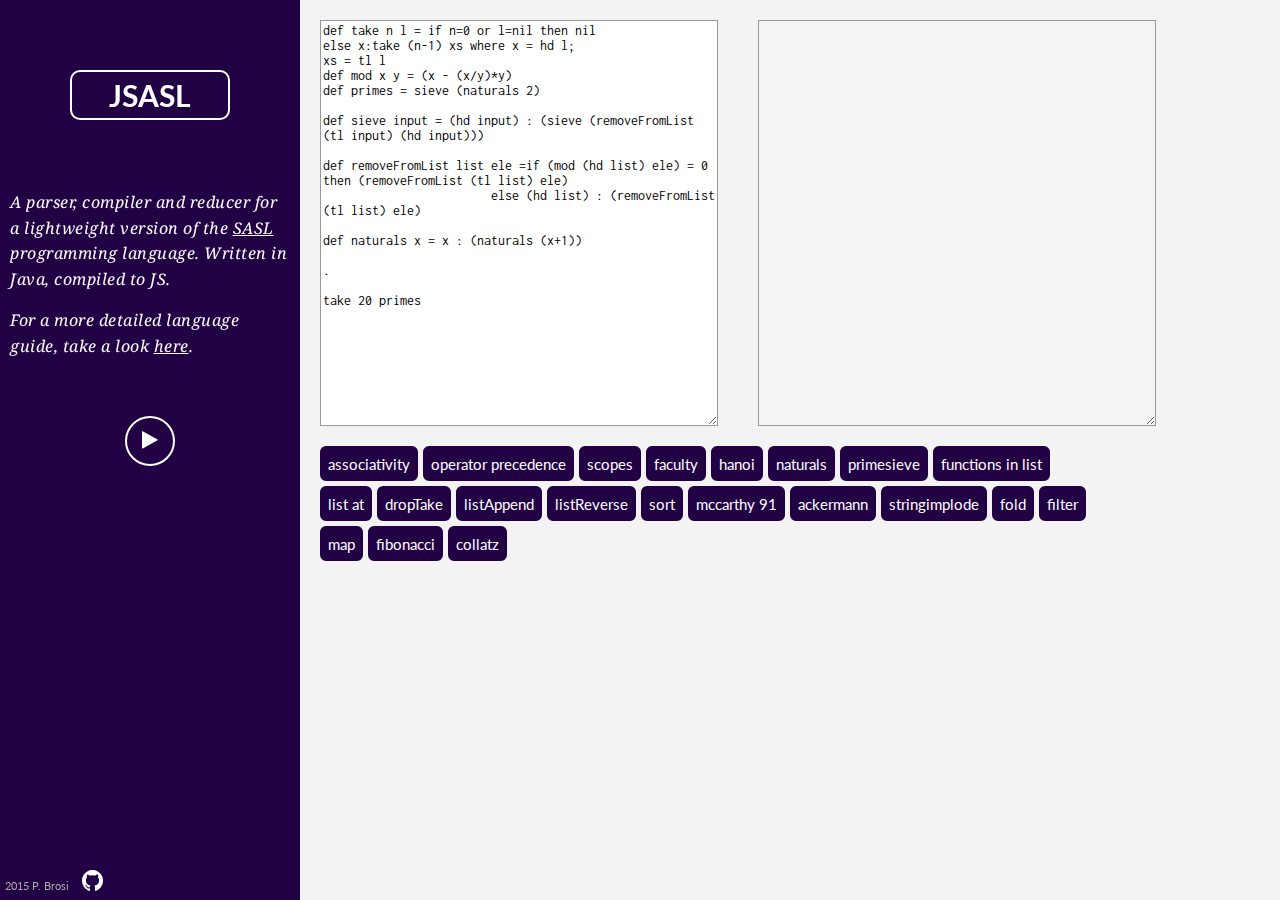
<file: example/index.html>
<!doctype html>
<html>
  <head>
    <meta http-equiv="content-type" content="text/html; charset=UTF-8">
    <script type="text/javascript" language="javascript" src="saslcompiler.min.js"></script>
    <link rel="stylesheet" type="text/css" href="style.css">
    <link href='http://fonts.googleapis.com/css?family=Lato:400,700,900|Inconsolata|Droid+Serif:400,400italic' rel='stylesheet' type='text/css'>
    <link rel="stylesheet" href="http://maxcdn.bootstrapcdn.com/font-awesome/4.3.0/css/font-awesome.min.css">
    <script type="text/javascript" src='script.js' language="javascript"></script>
    <title>SASLCompiler</title>
  </head>
  <body>
  <div id='left'>
    <a id='title' href='http://patrickbrosi.de/jsasl' id='title'>
      JSASL
    </a>
    <div id='desc'>
      A parser, compiler and reducer for a lightweight version of the <a href = "http://en.wikipedia.org/wiki/SASL_(programming_language)">SASL</a> programming language. Written in Java, compiled to JS.</p><p>For a more detailed language guide, take a look <a href = "manual.html">here</a>.</p>
    </div>
    <div id='buttons'>
    	<button onclick='eval("texta", "textaresult", "cancelbut", "evalbut")' class="evalbutton" id="evalbut" type="button"><i class="fa fa-play"></i></button>
	    <button onclick='cancel()' style="display:none" id="cancelbut" class="cancelbutton" type="button"><i class="fa fa-close"></i></button>
	  </div>
	  <div id='impr'>
      2015 P. Brosi
      <a id="github" href="https://github.com/patrickbr/JSASL"><i class="fa fa-github"></i></a>
    </div>
  </div>
  <div id='right'>
	  <textarea id="texta"></textarea>
	  <textarea id="textaresult" disabled></textarea>
	  <div id='loadbuttons'>
	    <button onclick='load("associativity")' type="button">associativity</button>
            <button onclick='load("operator precedence")' type="button">operator precedence</button>
	    <button onclick='load("scopes")' type="button">scopes</button>
	    <button onclick='load("faculty")' type="button">faculty</button>
	    <button onclick='load("hanoi")' type="button">hanoi</button>
	    <button onclick='load("naturals")' type="button">naturals</button>
	    <button onclick='load("primesieve")' type="button">primesieve</button>
	    <button onclick='load("funcInLine")' type="button">functions in list</button>
	    <button onclick='load("listat")' type="button">list at</button>
	    <button onclick='load("dropTake")' type="button">dropTake</button>
	    <button onclick='load("append")' type="button">listAppend</button>
	    <button onclick='load("reverse")' type="button">listReverse</button>
	    <button onclick='load("sort")' type="button">sort</button>
	    <button onclick='load("mccarthy")' type="button">mccarthy 91</button>
	    <button onclick='load("ackermann")' type="button">ackermann</button>
	    <button onclick='load("stringimplode")' type="button">stringimplode</button>
	    <button onclick='load("fold")' type="button">fold</button>
	    <button onclick='load("filter")' type="button">filter</button>
	    <button onclick='load("map")' type="button">map</button>
	    <button onclick='load("fibonacci")' type="button">fibonacci</button>
            <button onclick='load("collatz")' type="button">collatz</button>
        </div>
	  <div style="clear:both"></div>
	</div>
	<div id="msg" style="display:none">
	  <div id="msgInner"></div>
	  <button onclick='hideMsg()' type="button"><i class="fa fa-check"></i></button>
	</div>
  </body>
</html>
</file>
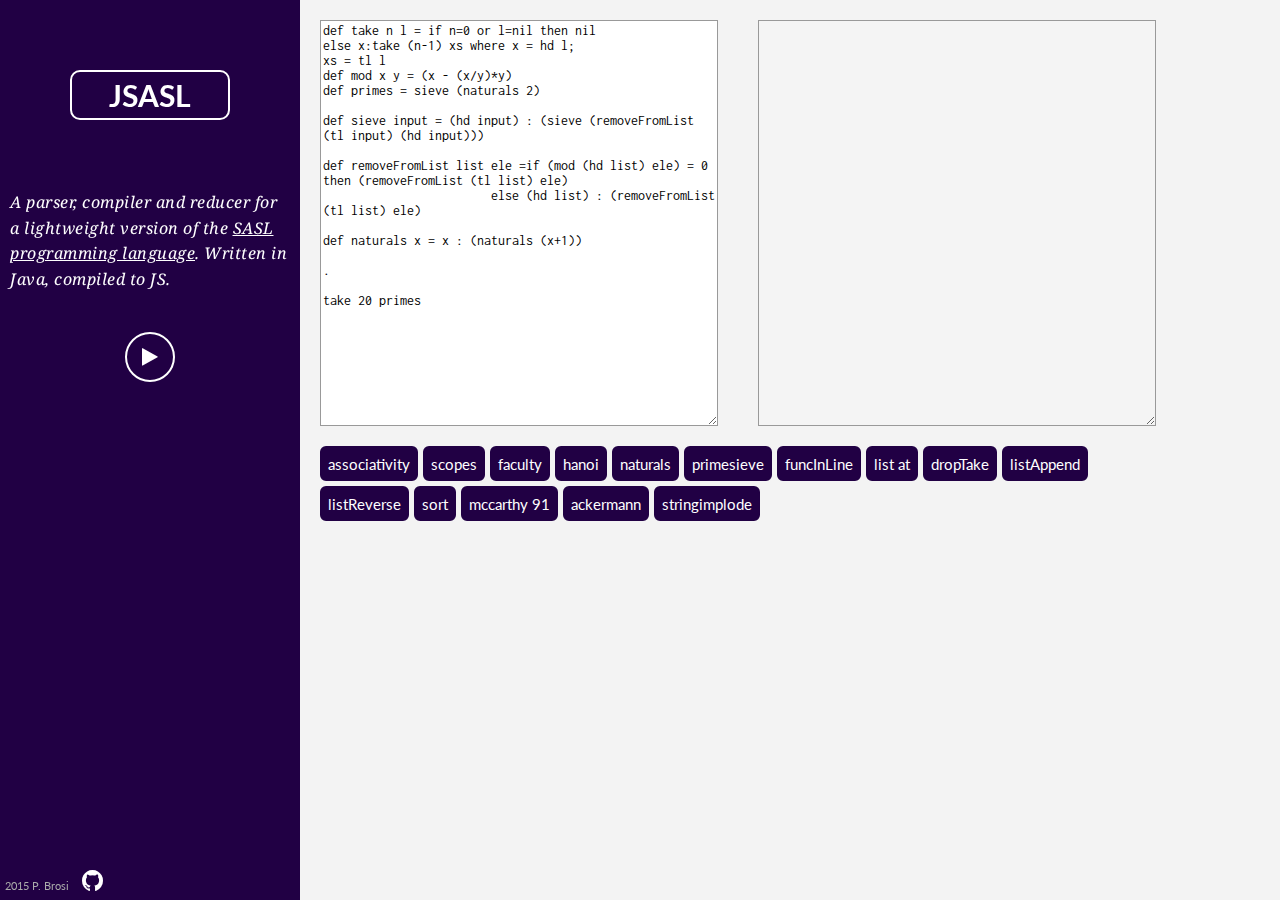
<file: example/compiler.html>
<!doctype html>
<html>
  <head>
    <meta http-equiv="content-type" content="text/html; charset=UTF-8">
    <script type="text/javascript" language="javascript" src="saslcompiler.min.js"></script>
    <link rel="stylesheet" type="text/css" href="style.css">
    <link href='http://fonts.googleapis.com/css?family=Lato:400,700,900|Inconsolata|Droid+Serif:400,400italic' rel='stylesheet' type='text/css'>
    <link rel="stylesheet" href="http://maxcdn.bootstrapcdn.com/font-awesome/4.3.0/css/font-awesome.min.css">
    <script type="text/javascript" src='script.js' language="javascript"></script>
    <title>SASLCompiler</title>
  </head>
  <body>
  <div id='left'>
    <div id='title'>
      JSASL
    </div>
    <div id='desc'>
      A parser, compiler and reducer for a lightweight version of the <a href = "http://en.wikipedia.org/wiki/SASL_(programming_language)">SASL programming language</a>. Written in Java, compiled to JS.
    </div>
    <div id='buttons'>
    	<button onclick='eval()' id="evalbut" type="button"><i class="fa fa-play"></i></button>
	    <button onclick='cancel()' style="display:none" id="cancelbut" type="button"><i class="fa fa-close"></i></button>
	  </div>
	  <div id='impr'>
      2015 P. Brosi
      <a id="github" href="https://github.com/patrickbr/JSASL"><i class="fa fa-github"></i></a>
    </div>
  </div>
  <div id='right'>
	  <textarea id="texta"></textarea>
	  <textarea id="textaresult" disabled></textarea>
	  <div id='loadbuttons'>
	    <button onclick='load("associativity")' type="button">associativity</button>
	    <button onclick='load("scopes")' type="button">scopes</button>
	    <button onclick='load("faculty")' type="button">faculty</button>
	    <button onclick='load("hanoi")' type="button">hanoi</button>
	    <button onclick='load("naturals")' type="button">naturals</button>
	    <button onclick='load("primesieve")' type="button">primesieve</button>
	    <button onclick='load("funcInLine")' type="button">funcInLine</button>
	    <button onclick='load("listat")' type="button">list at</button>
	    <button onclick='load("dropTake")' type="button">dropTake</button>
	    <button onclick='load("append")' type="button">listAppend</button>
	    <button onclick='load("reverse")' type="button">listReverse</button>
	    <button onclick='load("sort")' type="button">sort</button>
	    <button onclick='load("mccarthy")' type="button">mccarthy 91</button>
	    <button onclick='load("ackermann")' type="button">ackermann</button>
	    <button onclick='load("stringimplode")' type="button">stringimplode</button>
	  </div>
	  <div style="clear:both"></div>
	</div>
	<div id="msg" style="display:none">
	  <div id="msgInner"></div>
	  <button onclick='hideMsg()' type="button"><i class="fa fa-check"></i></button>
	</div>
  </body>
</html>
</file>
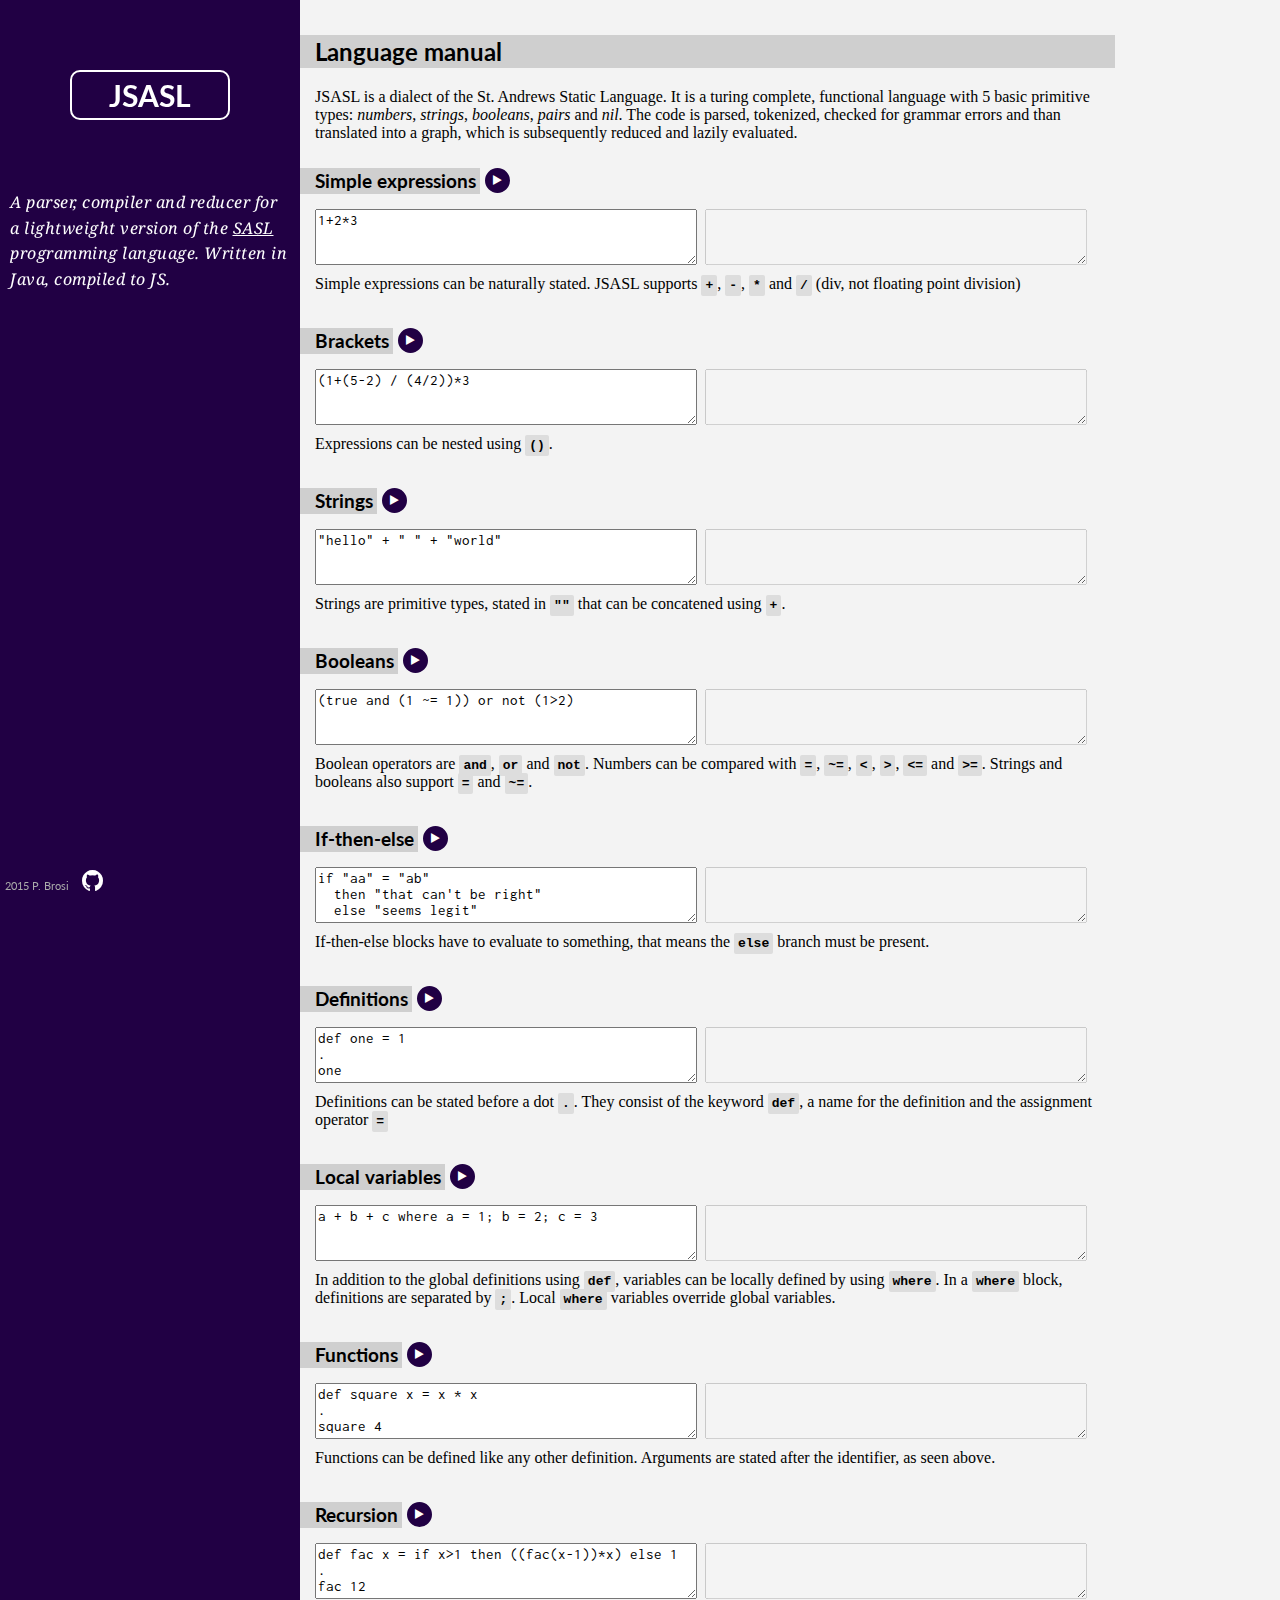
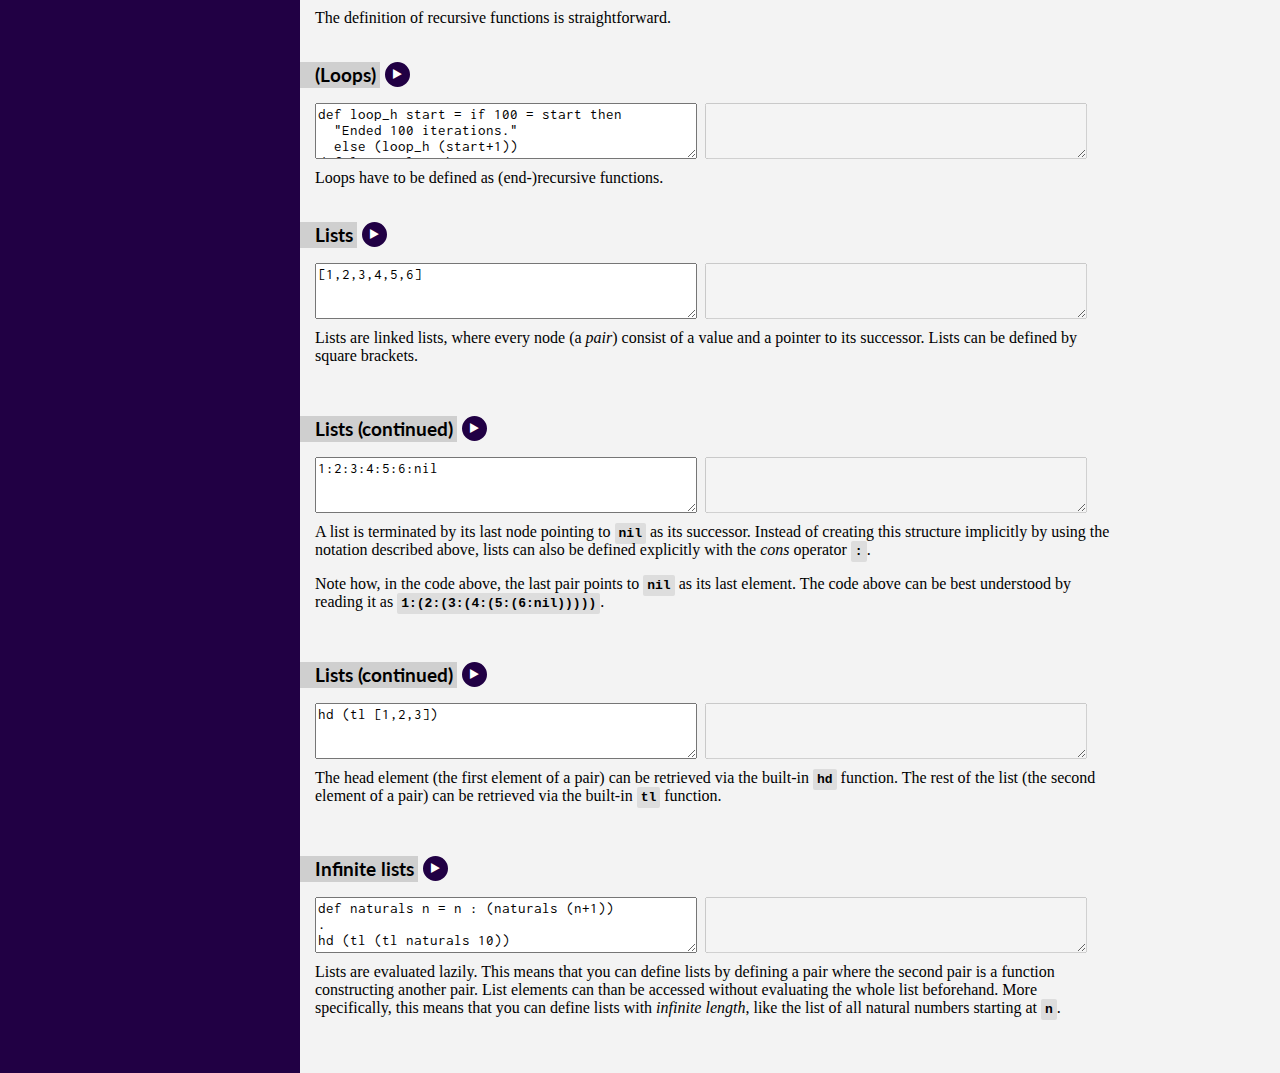
<file: example/manual.html>
<!doctype html>
<html>
  <head>
    <meta http-equiv="content-type" content="text/html; charset=UTF-8">
    <script type="text/javascript" language="javascript" src="saslcompiler.min.js"></script>
    <link rel="stylesheet" type="text/css" href="style.css">
    <link href='http://fonts.googleapis.com/css?family=Lato:400,700,900|Inconsolata|Droid+Serif:400,400italic' rel='stylesheet' type='text/css'>
    <link rel="stylesheet" href="http://maxcdn.bootstrapcdn.com/font-awesome/4.3.0/css/font-awesome.min.css">
    <script type="text/javascript" src='script.js' language="javascript"></script>
    <title>SASLCompiler</title>
  </head>
  <body>
  <div id='left'>
    <a id='title' href='http://patrickbrosi.de/jsasl' id='title'>
      JSASL
    </a>
    <div id='desc'>
      A parser, compiler and reducer for a lightweight version of the <a href = "http://en.wikipedia.org/wiki/SASL_(programming_language)">SASL</a> programming language. Written in Java, compiled to JS.
    </div>
	  <div id='impr'>
      2015 P. Brosi
      <a id="github" href="https://github.com/patrickbr/JSASL"><i class="fa fa-github"></i></a>
    </div>
  </div>
  <div id='right'>
    <div id='manual'>
    <h2>Language manual</h2>
    <p>
    JSASL is a dialect of the St. Andrews Static Language. It is a turing complete, functional language with 5 basic primitive types: <em>numbers</em>, <em>strings</em>, <em>booleans</em>, <em>pairs</em> and <em>nil</em>. The code is parsed, tokenized, checked for grammar errors and than translated into a graph, which is subsequently reduced and lazily evaluated.
    </p>
      <div class="exampleblock">
        <h3>Simple expressions</h3>
        <button onclick='eval("ti1", "to1", "cancelbut1", "evalbut1")' class="evalbutton" id="evalbut1" type="button"><i class="fa fa-play"></i></button>
        <button onclick='cancel()' style="display:none" class="cancelbutton" id="cancelbut1" type="button"><i class="fa fa-close"></i></button>
      	<textarea class="exampleinput" id="ti1">1+2*3</textarea>
	      <textarea class="exampleoutput" id="to1" disabled></textarea>
        <div class="exampledesc">Simple expressions can be naturally stated. JSASL supports <code>+</code>, <code>-</code>, <code>*</code> and <code>/</code> (div, not floating point division)</div>
      </div>
      <div class="exampleblock">
        <h3>Brackets</h3>
        <button onclick='eval("ti2", "to2", "cancelbut2", "evalbut2")' class="evalbutton" id="evalbut2" type="button"><i class="fa fa-play"></i></button>
	      <button onclick='cancel()' style="display:none" class="cancelbutton" id="cancelbut2" type="button"><i class="fa fa-close"></i></button>
      	<textarea class="exampleinput" id="ti2">(1+(5-2) / (4/2))*3</textarea>
	      <textarea class="exampleoutput" id="to2" disabled></textarea>
        <div class="exampledesc">Expressions can be nested using <code>()</code>.</div>
      </div>
      <div class="exampleblock">
        <h3>Strings</h3>
        <button onclick='eval("ti3", "to3", "cancelbut3", "evalbut3")' class="evalbutton" id="evalbut3" type="button"><i class="fa fa-play"></i></button>
	      <button onclick='cancel()' style="display:none" class="cancelbutton" id="cancelbut3" type="button"><i class="fa fa-close"></i></button>
      	<textarea class="exampleinput" id="ti3">"hello" + " " + "world"</textarea>
	      <textarea class="exampleoutput" id="to3" disabled></textarea>
        <div class="exampledesc">Strings are primitive types, stated in <code>""</code> that can be concatened using <code>+</code>.</div>
      </div>
      <div class="exampleblock">
        <h3>Booleans</h3>
        <button onclick='eval("ti4", "to4", "cancelbut4", "evalbut4")' class="evalbutton" id="evalbut4" type="button"><i class="fa fa-play"></i></button>
	      <button onclick='cancel()' style="display:none" class="cancelbutton" id="cancelbut4" type="button"><i class="fa fa-close"></i></button>
      	<textarea class="exampleinput" id="ti4">(true and (1 ~= 1)) or not (1>2)</textarea>
	      <textarea class="exampleoutput" id="to4" disabled></textarea>
              <div class="exampledesc">Boolean operators are <code>and</code>, <code>or</code> and <code>not</code>. Numbers can be compared with <code>=</code>, <code>~=</code>, <code><</code>, <code>></code>, <code><=</code> and <code>>=</code>. Strings and booleans also support <code>=</code> and <code>~=</code>.</div>
      </div>
      <div class="exampleblock">
        <h3>If-then-else</h3>
        <button onclick='eval("ti5", "to5", "cancelbut5", "evalbut5")' class="evalbutton" id="evalbut5" type="button"><i class="fa fa-play"></i></button>
	      <button onclick='cancel()' style="display:none" class="cancelbutton" id="cancelbut5" type="button"><i class="fa fa-close"></i></button>
      	<textarea class="exampleinput" id="ti5">if "aa" = "ab"
  then "that can't be right"
  else "seems legit"</textarea>
	      <textarea class="exampleoutput" id="to5" disabled></textarea>
        <div class="exampledesc">If-then-else blocks have to evaluate to something, that means the <code>else</code> branch must be present.</div>
      </div>
      <div class="exampleblock">
        <h3>Definitions</h3>
	      <button onclick='eval("ti51", "to51", "cancelbut51", "evalbut51")' class="evalbutton" id="evalbut51" type="button"><i class="fa fa-play"></i></button>
	      <button onclick='cancel()' style="display:none" class="cancelbutton" id="cancelbut51" type="button"><i class="fa fa-close"></i></button>
	      <textarea class="exampleinput" id="ti51">def one = 1
.
one</textarea>
	      <textarea class="exampleoutput" id="to51" disabled></textarea>
        <div class="exampledesc">Definitions can be stated before a dot <code>.</code>. They consist of the keyword <code>def</code>, a name for the definition and the assignment operator <code>=</code></div>
      </div>
      <div class="exampleblock">
        <h3>Local variables</h3>
	      <button onclick='eval("ti521", "to521", "cancelbut521", "evalbut521")' class="evalbutton" id="evalbut521" type="button"><i class="fa fa-play"></i></button>
	      <button onclick='cancel()' style="display:none" class="cancelbutton" id="cancelbut521" type="button"><i class="fa fa-close"></i></button>
	      <textarea class="exampleinput" id="ti521">a + b + c where a = 1; b = 2; c = 3</textarea>
	      <textarea class="exampleoutput" id="to521" disabled></textarea>
        <div class="exampledesc">In addition to the global definitions using <code>def</code>, variables can be locally defined by using <code>where</code>. In a <code>where</code> block, definitions are separated by <code>;</code>. Local <code>where</code> variables override global variables.</div>
      </div>
      <div class="exampleblock">
        <h3>Functions</h3>
        <button onclick='eval("ti52", "to52", "cancelbut52", "evalbut52")' class="evalbutton" id="evalbut52" type="button"><i class="fa fa-play"></i></button>
	      <button onclick='cancel()' style="display:none" class="cancelbutton" id="cancelbut52" type="button"><i class="fa fa-close"></i></button>
      	<textarea class="exampleinput" id="ti52">def square x = x * x
.
square 4</textarea>
	      <textarea class="exampleoutput" id="to52" disabled></textarea>
        <div class="exampledesc">Functions can be defined like any other definition. Arguments are stated after the identifier, as seen above.</div>
      </div>

      <div class="exampleblock">
        <h3>Recursion</h3>
        <button onclick='eval("ti53", "to53", "cancelbut53", "evalbut53")' class="evalbutton" id="evalbut53" type="button"><i class="fa fa-play"></i></button>
	      <button onclick='cancel()' style="display:none" class="cancelbutton" id="cancelbut53" type="button"><i class="fa fa-close"></i></button>
      	<textarea class="exampleinput" id="ti53">def fac x = if x>1 then ((fac(x-1))*x) else 1
.
fac 12</textarea>
	      <textarea class="exampleoutput" id="to53" disabled></textarea>
        <div class="exampledesc">The definition of recursive functions is straightforward.</div>
      </div>
      <div class="exampleblock">
        <h3>(Loops)</h3>
        <button onclick='eval("ti54", "to54", "cancelbut54", "evalbut54")' class="evalbutton" id="evalbut54" type="button"><i class="fa fa-play"></i></button>
	      <button onclick='cancel()' style="display:none" class="cancelbutton" id="cancelbut54" type="button"><i class="fa fa-close"></i></button>
      	<textarea class="exampleinput" id="ti54">def loop_h start = if 100 = start then
  "Ended 100 iterations."
  else (loop_h (start+1))
def loop = loop_h 0
.
loop</textarea>
	      <textarea class="exampleoutput" id="to54" disabled></textarea>
        <div class="exampledesc">Loops have to be defined as (end-)recursive functions.</div>
      </div>
      <div class="exampleblock">
        <h3>Lists</h3>
        <button onclick='eval("ti6", "to6", "cancelbut6", "evalbut6")' class="evalbutton" id="evalbut6" type="button"><i class="fa fa-play"></i></button>
	      <button onclick='cancel()' style="display:none" class="cancelbutton" id="cancelbut6" type="button"><i class="fa fa-close"></i></button>
      	<textarea class="exampleinput" id="ti6">[1,2,3,4,5,6]</textarea>
	      <textarea class="exampleoutput" id="to6" disabled></textarea>
        <div class="exampledesc"><p>Lists are linked lists, where every node (a <em>pair</em>) consist of a value and a pointer to its successor. Lists can be defined by square brackets.</p></div>
      </div>
      <div class="exampleblock">
        <h3>Lists (continued)</h2>
        <button onclick='eval("ti7", "to7", "cancelbut7", "evalbut7")' class="evalbutton" id="evalbut7" type="button"><i class="fa fa-play"></i></button>
	      <button onclick='cancel()' style="display:none" class="cancelbutton" id="cancelbut7" type="button"><i class="fa fa-close"></i></button>
      	<textarea class="exampleinput" id="ti7">1:2:3:4:5:6:nil</textarea>
	      <textarea class="exampleoutput" id="to7" disabled></textarea>
        <div class="exampledesc"><p>A list is terminated by its last node pointing to <code>nil</code> as its successor. Instead of creating this structure implicitly by using the notation described above, lists can also be defined explicitly with the <em>cons</em> operator <code>:</code>.</p><p>Note how, in the code above, the last pair points to <code>nil</code> as its last element. The code above can be best understood by reading it as <code>1:(2:(3:(4:(5:(6:nil)))))</code>.</p></div>
      </div>
      <div class="exampleblock">
        <h3>Lists (continued)</h3>
        <button onclick='eval("ti71", "to71", "cancelbut71", "evalbut71")' class="evalbutton" id="evalbut71" type="button"><i class="fa fa-play"></i></button>
	      <button onclick='cancel()' style="display:none" class="cancelbutton" id="cancelbut71" type="button"><i class="fa fa-close"></i></button>
      	<textarea class="exampleinput" id="ti71">hd (tl [1,2,3])</textarea>
	      <textarea class="exampleoutput" id="to71" disabled></textarea>
        <div class="exampledesc"><p>The head element (the first element of a pair) can be retrieved via the built-in <code>hd</code> function. The rest of the list (the second element of a pair) can be retrieved via the built-in <code>tl</code> function.</p></div>
      </div>
      <div class="exampleblock">
        <h3>Infinite lists</h3>
        <button onclick='eval("ti8", "to8", "cancelbut8", "evalbut8")' class="evalbutton" id="evalbut8" type="button"><i class="fa fa-play"></i></button>
	      <button onclick='cancel()' style="display:none" class="cancelbutton" id="cancelbut8" type="button"><i class="fa fa-close"></i></button>
      	<textarea class="exampleinput" id="ti8">def naturals n = n : (naturals (n+1))
.
hd (tl (tl naturals 10))</textarea>
	      <textarea class="exampleoutput" id="to8" disabled></textarea>
        <div class="exampledesc"><p>Lists are evaluated lazily. This means that you can define lists by defining a pair where the second pair is a function constructing another pair. List elements can than be accessed without evaluating the whole list beforehand. More specifically, this means that you can define lists with <em>infinite length</em>, like the list of all natural numbers starting at <code>n</code>.</p></div>
      </div>
    </div>
	</div>
	<div id="msg" style="display:none">
	  <div id="msgInner"></div>
	  <button onclick='hideMsg()' type="button"><i class="fa fa-check"></i></button>
	</div>
  </body>
</html>
</file>
<file: example/style.css>
body, html {
  height: 100%;
  padding: 0px;
  margin: 0px;
  background-color: rgb(33, 0, 68);
}

* {
  -webkit-tap-highlight-color: rgba(0, 0, 0, 0);
  -moz-tap-highlight-color: rgba(0, 0, 0, 0);
  outline: none;
}

*::-moz-focus-inner  {
  border: 0;
}

#title, #title:visited {
  font-size: 30px;
  margin:70px;
  margin-bottom: 60px;
  padding: 5px;
  font-weight: bold;
  border: solid white 2px;
  border-radius: 10px;
  text-align: center;
  -webkit-transition: background-color .3s, color .3s;
  transition: background-color .3s, color .3s;
  display: block;
  color: white;
  text-decoration: none;
}

#title:hover {
  -webkit-transition: background-color .5s, color .5s;
  transition: background-color .5s, color .5s;
  background-color: white;
  color: rgb(33, 0, 68);
}

#desc {
  padding: 10px;
  font-family: 'Droid Serif', serif;
  line-height: 1.6;
  letter-spacing: .5px;
  font-style: italic;
}

#desc a,
#desc a:visited {
  color: white;
}

#desc a:hover {
  text-decoration: underline;
}

#right {
  background-color: #f3f3f3;
  margin-left: 300px;
}

#right, #left {
  min-height:100%;
  height:auto !important;
  height:100%;
  position: relative;
}

#left {
  width: 300px;
  float: left;
  color: white;
  font-family: 'Lato', sans-serif;
  position: fixed;
}

#texta, #textaresult {
  width: 40%;
  margin: 20px;
  float: left;
  font-family: Inconsolata, monospace;
  font-size: 14px;
  margin-bottom: 0px;
  border: solid #999 1px;
  resize: vertical;
  min-width: 300px;
}

#textaresult {
  height: 400px;
  background-color: #F4F4F4;
  color: #444;
}

#texta {
  min-height: 400px;
}

#buttons {
  margin: 30px;
  margin-left: 80px;
}

button {
  border: solid white 2px;
  height:50px;
  width:50px;
  border-radius:25px;
  cursor: pointer;
  background-color: rgb(33, 0, 68);
  color: white;
  font-size: 20px;
  -webkit-transition: background-color .3s, color .3s;
  transition: background-color .3s, color .3s;
}

button:hover {
  -webkit-transition: background-color .5s, color .5s;
  transition: background-color .5s, color .5s;
  background-color: white;
  color: rgb(33, 0, 68);
}

#msg button {
  border-color: rgb(33, 0, 68);
}

#buttons button {
  float: left;
  margin-right: 15px;
}

#msg {
  position: fixed;
  width:400px;
  top:30%;
  left:40%;
  background-color: white;
  border: solid rgb(33, 0, 68) 2px;
}

#msg button {
  margin: 10px;
  float: right;
}

#msgInner {
  padding: 10px;
  font-family: 'Lato', sans-serif;
}

#loadbuttons {
  width: 80%;
  overflow: hidden;
  padding: 20px;
  float: left;
}

#loadbuttons button {
  border-color: rgb(33, 0, 68);
  border-radius: 6px;
  width: auto;
  font-size: 15px;
  font-family: 'Lato', sans-serif;
  height: 35px;
  margin-bottom: 5px;
  float: left;
  margin-right: 5px;
}

#buttons #evalbut {
  margin-left: 45px;
}

#buttons .running {
  margin-left: 0px !important;
}

#impr {
  position: absolute;
  bottom:0px;
  font-size: 11px;
  margin: 5px;
  color: #AAA;
}

#impr a, #impr a:visited {
  color: white;
}

#github {
  font-size: 25px;
  margin-left: 10px;
}

.exampleblock {
  margin-bottom: 20px;
}

.exampleinput {
  clear: both;
  width: 47%;
  min-height: 50px;
  float: left;
  margin-right: 1%;
  margin-bottom: 10px;
  font-family: Inconsolata,monospace;
  font-size: 95%;
}

.exampleoutput {
  min-height: 50px;
  width: 47%;
  float: left;
  color: #333;
  font-family: Inconsolata,monospace;
  font-size: 95%;
}

#manual {
  padding:15px;
  width: 800px;
  overflow: hidden;
}

#manual button {
  display: block;
  float: left;
  width: 25px;
  height: 25px;
  font-size: 11px;
  margin-left: 5px;
  border-color: rgb(33, 0, 68);
}

#manual h3, #manual h2 {
  background-color: #CFCFCF;
  padding: 2px;
  padding-left: 15px;
  margin-left: -15px;
  padding-right: 4px;
}

#manual h3 {
  display: block;
  float: left;
  margin-bottom: 10px;
}

#manual h3, #manual button {
  margin-top: 10px;
  margin-bottom: 15px;
}

h1, h2, h3, h4 {
  font-family: 'Lato', sans-serif;
}

.exampledesc {
  padding-bottom: 5px;
  clear: both;
}

code {
  background-color: #DDD;
  font-weight: bold;
  border-radius: 2px;
  padding: 3px 4px 3px 4px;
}
</file>
